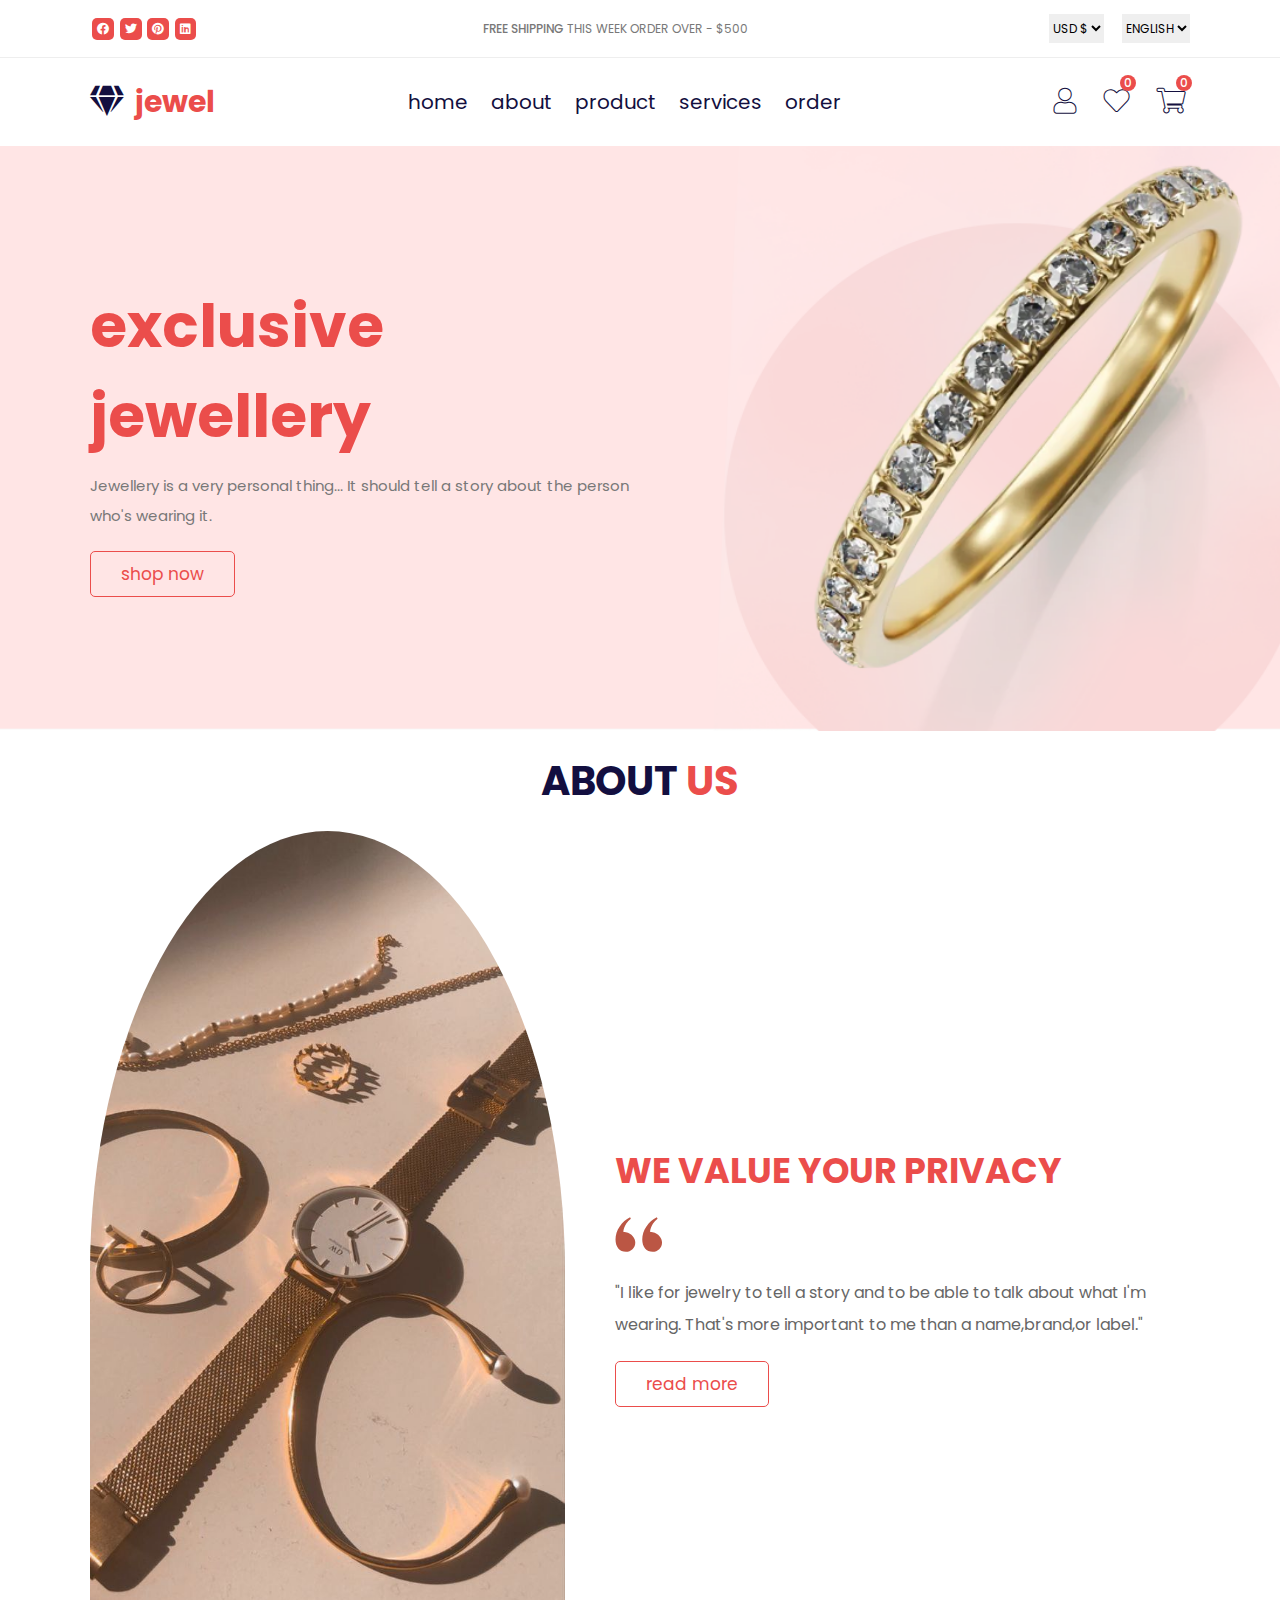
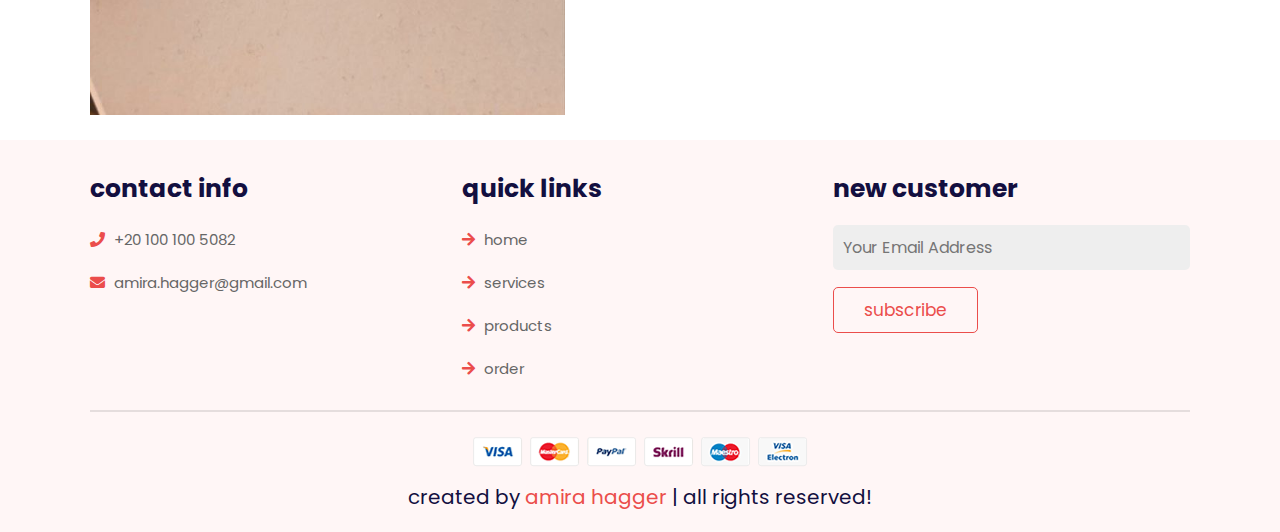
<file: index.html>
<!DOCTYPE html>
<html lang="en">
<head>
    <meta charset="UTF-8">
    <meta name="viewport" content="width=device-width, initial-scale=1.0">
    <title>Amira Jewellery Website</title>
    <!-- font awesome cdn link  -->
    <link rel="stylesheet" href="https://cdnjs.cloudflare.com/ajax/libs/font-awesome/5.15.4/css/all.min.css">
    <!-- custom css link -->
    <link rel="stylesheet" href="style.css">
</head>
<body>

    <!-- modal -->

    <div class="modal" id="modal">

        <div class="container">
            <span class="close" onclick="closeModal()">&times;</span>
            <div class="image">
                <img src="images/img17.jpg" alt="">
            </div>
            <div class="content">
                <h2>subscribe new customer</h2>
                <p>stay updated with the latest trends and exclusive offers on our exquisite jewellery collection</p>
                <form action="">
                    <input type="email" placeholder="Your Email Address" required>
                    <button type="submit" class="btn">Subscribe</button>
                </form>
            </div>
        </div>

    </div>

    <!-- end -->
    
    <!-- header section starts -->

    <header>

        <div class="header-top">

            <div class="social">
                <a href="#" class="fab fa-facebook"></a>
                <a href="#" class="fab fa-twitter"></a>
                <a href="#" class="fab fa-pinterest"></a>
                <a href="#" class="fab fa-linkedin"></a>
            </div>

            <div class="alert">
                <p>
                    <b>free shipping</b> this week order over - $500
                </p>
            </div>

            <div class="actions">

                <select name="currency">
                    <option value="usd">USD &dollar;</option>
                    <option value="usd">EGP &pound;</option>
                </select>

                <select name="language">
                    <option value="en-US">English</option>
                    <option value="Arabic">Arabic</option>
                </select>

            </div>

        </div>

        <div class="header-main">

            <div id="menu" class="fas fa-bars"></div>

            <a href="#" class="logo"> <i class="fas fa-gem"></i> jewel</a>

            <nav class="navbar">
                <a href="#home">home</a>
                <a href="#about">about</a>
                <a href="product.html">product</a>
                <a href="services.html">services</a>
                <a href="order.html">order</a>
            </nav>

            <div class="icons">
                <button class="action-btn">
                    <a href="#" class="fas fa-user"></a>
                </button>
                <button class="action-btn">
                    <a href="#" class="fas fa-heart"></a>
                    <span class="count">0</span>
                </button>
                <button class="action-btn">
                    <a href="#" class="fas fa-shopping-cart"></a>
                    <span class="count">0</span>
                </button>
            </div>

        </div>

    </header>

    <!-- header section ends -->

    <!-- home section starts -->

    <section class="home" id="home">

        <div class="content">
            <h3>exclusive jewellery</h3>
            <p>Jewellery is a very personal thing...
                It should tell a story about the person who's wearing it.</p>
            <a href="#" class="btn"> shop now</a>    
        </div>

    </section>

    <!-- home section ends -->

    <!-- about section starts -->

    <section class="about" id="about">

        <h1 class="heading">about <span> us</span></h1>

        <div class="row">

            <div class="image">
                <img src="images/img1.jpg" alt="">
            </div>

            <div class="content">
                <h3>We value your privacy</h3>
                <img src="images/quote.svg" alt="" class="quote">
                <p>"I like for jewelry to tell a story and to be able to talk about
                    what I'm wearing. That's more important to me than a name,brand,or label." 
                </p>
                <a href="#" class="btn"> read more</a>    
            </div>

        </div>

    </section>

    <!-- about section ends -->

    <!-- footer section starts -->

    <section class="footer">

        <div class="box-container">

            <div class="box">
                <h3>contact info</h3>
                <a href="#"><i class="fas fa-phone"></i> +20 100 100 5082</a>
                <a href="#"><i class="fas fa-envelope"></i> amira.hagger@gmail.com</a>
            </div>

            <div class="box">
                <h3>quick links</h3>
                <a href="#"><i class="fas fa-arrow-right"></i> home</a>
                <a href="services.html"><i class="fas fa-arrow-right"></i> services</a>
                <a href="product.html"><i class="fas fa-arrow-right"></i> products</a>
                <a href="order.html"><i class="fas fa-arrow-right"></i> order</a>
            </div>

            <div class="box">
                <h3>new customer</h3>
                <input type="email" placeholder="Your Email Address" class="email">
                <input type="submit" value="subscribe" class="btn">
            </div>

        </div>

        <div class="credit">
            <img src="images/payment.png" alt="" class="payment-img">
            <p>created by <span>amira hagger</span> | all rights reserved!</p>
        </div>

    </section>

    <!-- footer section ends -->

    <script src="script.js"></script>
</body>
</html>
</file>
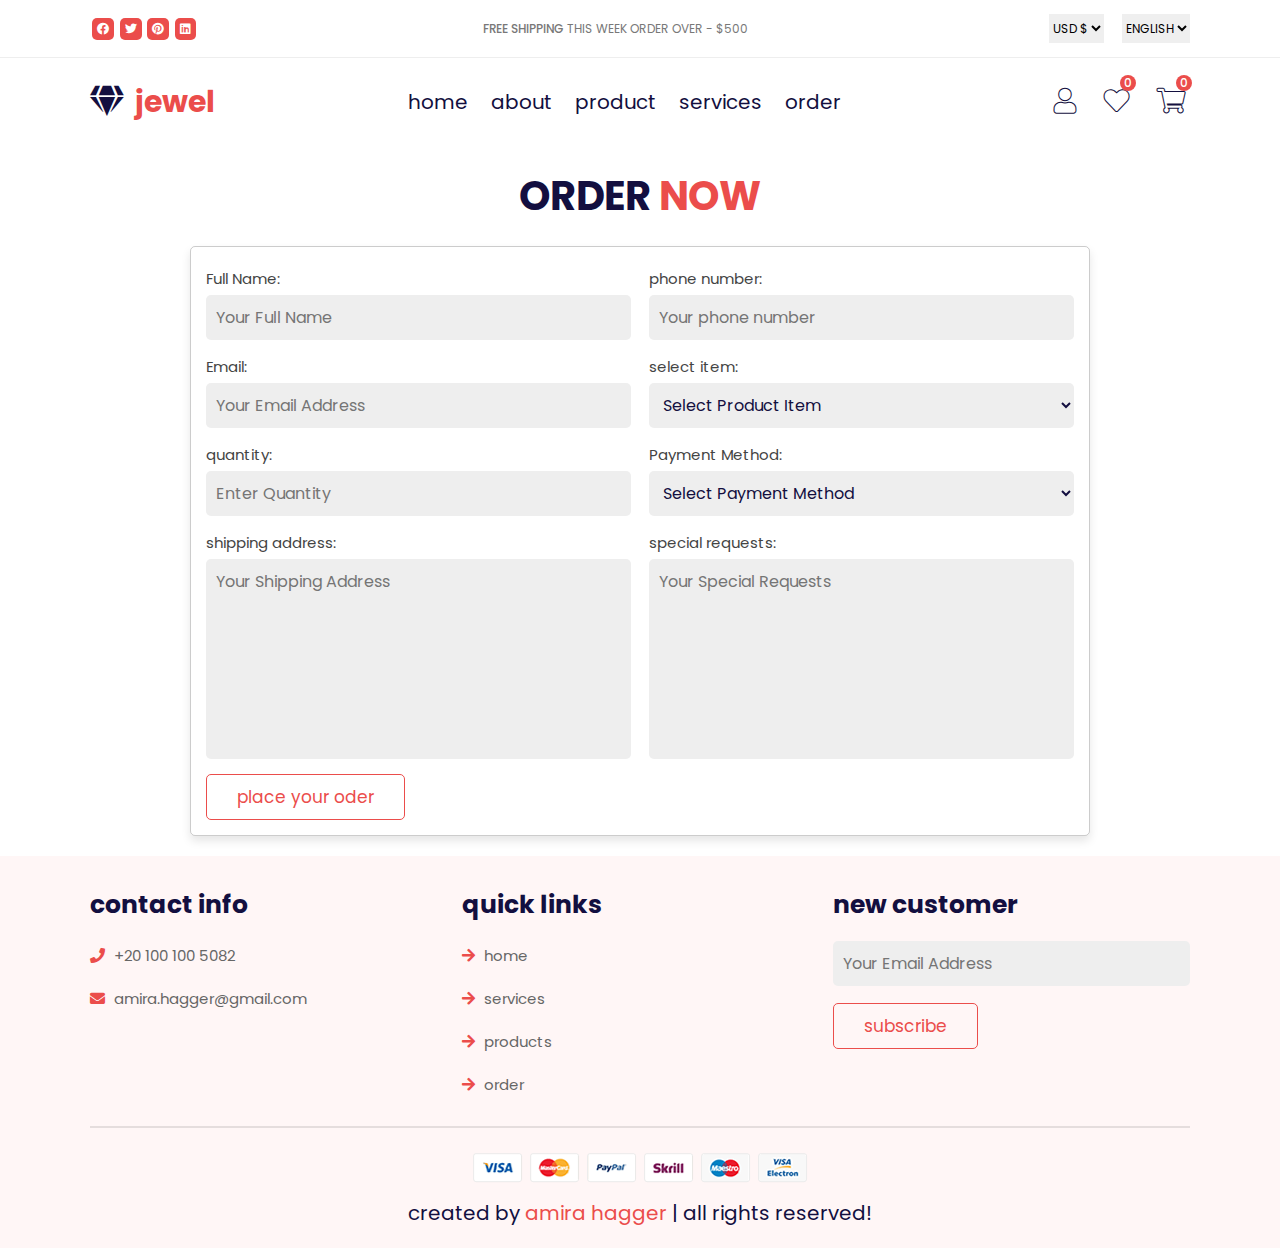
<file: order.html>
<!DOCTYPE html>
<html lang="en">
<head>
    <meta charset="UTF-8">
    <meta name="viewport" content="width=device-width, initial-scale=1.0">
    <title>Amira Jewellery Website</title>
    <!-- font awesome cdn link  -->
    <link rel="stylesheet" href="https://cdnjs.cloudflare.com/ajax/libs/font-awesome/5.15.4/css/all.min.css">
    <!-- custom css link -->
    <link rel="stylesheet" href="style.css">
</head>
<body>

    <!-- header section starts -->

    <header>

        <div class="header-top">

            <div class="social">
                <a href="#" class="fab fa-facebook"></a>
                <a href="#" class="fab fa-twitter"></a>
                <a href="#" class="fab fa-pinterest"></a>
                <a href="#" class="fab fa-linkedin"></a>
            </div>

            <div class="alert">
                <p>
                    <b>free shipping</b> this week order over - $500
                </p>
            </div>

            <div class="actions">

                <select name="currency">
                    <option value="usd">USD &dollar;</option>
                    <option value="usd">EGP &pound;</option>
                </select>

                <select name="language">
                    <option value="en-US">English</option>
                    <option value="Arabic">Arabic</option>
                </select>

            </div>

        </div>

        <div class="header-main">

            <div id="menu" class="fas fa-bars"></div>

            <a href="#" class="logo"> <i class="fas fa-gem"></i> jewel</a>

            <nav class="navbar">
                <a href="index.html">home</a>
                <a href="index.html">about</a>
                <a href="product.html">product</a>
                <a href="services.html">services</a>
                <a href="order.html">order</a>
            </nav>

            <div class="icons">
                <button class="action-btn">
                    <a href="#" class="fas fa-user"></a>
                </button>
                <button class="action-btn">
                    <a href="#" class="fas fa-heart"></a>
                    <span class="count">0</span>
                </button>
                <button class="action-btn">
                    <a href="#" class="fas fa-shopping-cart"></a>
                    <span class="count">0</span>
                </button>
            </div>

        </div>

    </header>

    <!-- header section ends -->

    <!-- order section starts -->

    <section class="order" id="order">

        <h1 class="heading">order <span>now</span></h1>

        <form action="">

            <div class="inputBox">
                <div class="input">
                    <span>Full Name:</span>
                    <input type="text" placeholder="Your Full Name">
                </div>
                <div class="input">
                    <span>phone number:</span>
                    <input type="number" placeholder="Your phone number">
                </div>
            </div>

            <div class="inputBox">
                <div class="input">
                    <span>Email:</span>
                    <input type="email" placeholder="Your Email Address">
                </div>
                <div class="input">
                    <span>select item:</span>
                    <select name="item" id="item">
                        <option value="" disabled selected> Select Product Item</option>
                        <option value="gold-ring">Gold Ring</option>
                        <option value="Ring">Wedding Ring</option>
                        <option value="Necklace">Gold Necklace</option>
                    </select>
                </div>
            </div>

            <div class="inputBox">
                <div class="input">
                    <span>quantity:</span>
                    <input type="number" placeholder="Enter Quantity">
                </div>
                <div class="input">
                    <span>Payment Method:</span>
                    <select name="Payment" id="Payment">
                        <option value="" disabled selected> Select Payment Method</option>
                        <option value="credit-card">credit card</option>
                        <option value="paypal">paypal</option>
                        <option value="bank-transfer">bank transfer</option>
                    </select>
                </div>
            </div>

            <div class="inputBox">
                <div class="input">
                    <span>shipping address:</span>
                    <textarea placeholder="Your Shipping Address" id="" cols="30" rows="10"></textarea>
                </div>
                <div class="input">
                    <span>special requests:</span>
                    <textarea placeholder="Your Special Requests" id="" cols="30" rows="10"></textarea>
                </div>
            </div>

            <input type="submit" value="place your oder" class="btn">

        </form>

    </section>

    <!-- order section ends -->

    <!-- footer section starts -->

    <section class="footer">

        <div class="box-container">

            <div class="box">
                <h3>contact info</h3>
                <a href="#"><i class="fas fa-phone"></i> +20 100 100 5082</a>
                <a href="#"><i class="fas fa-envelope"></i> amira.hagger@gmail.com</a>
            </div>

            <div class="box">
                <h3>quick links</h3>
                <a href="index.html"><i class="fas fa-arrow-right"></i> home</a>
                <a href="services.html"><i class="fas fa-arrow-right"></i> services</a>
                <a href="product.html"><i class="fas fa-arrow-right"></i> products</a>
                <a href="order.html"><i class="fas fa-arrow-right"></i> order</a>
            </div>

            <div class="box">
                <h3>new customer</h3>
                <input type="email" placeholder="Your Email Address" class="email">
                <input type="submit" value="subscribe" class="btn">
            </div>

        </div>

        <div class="credit">
            <img src="images/payment.png" alt="" class="payment-img">
            <p>created by <span>amira hagger</span> | all rights reserved!</p>
        </div>

    </section>

    <!-- footer section ends -->

</body>
</html>
</file>
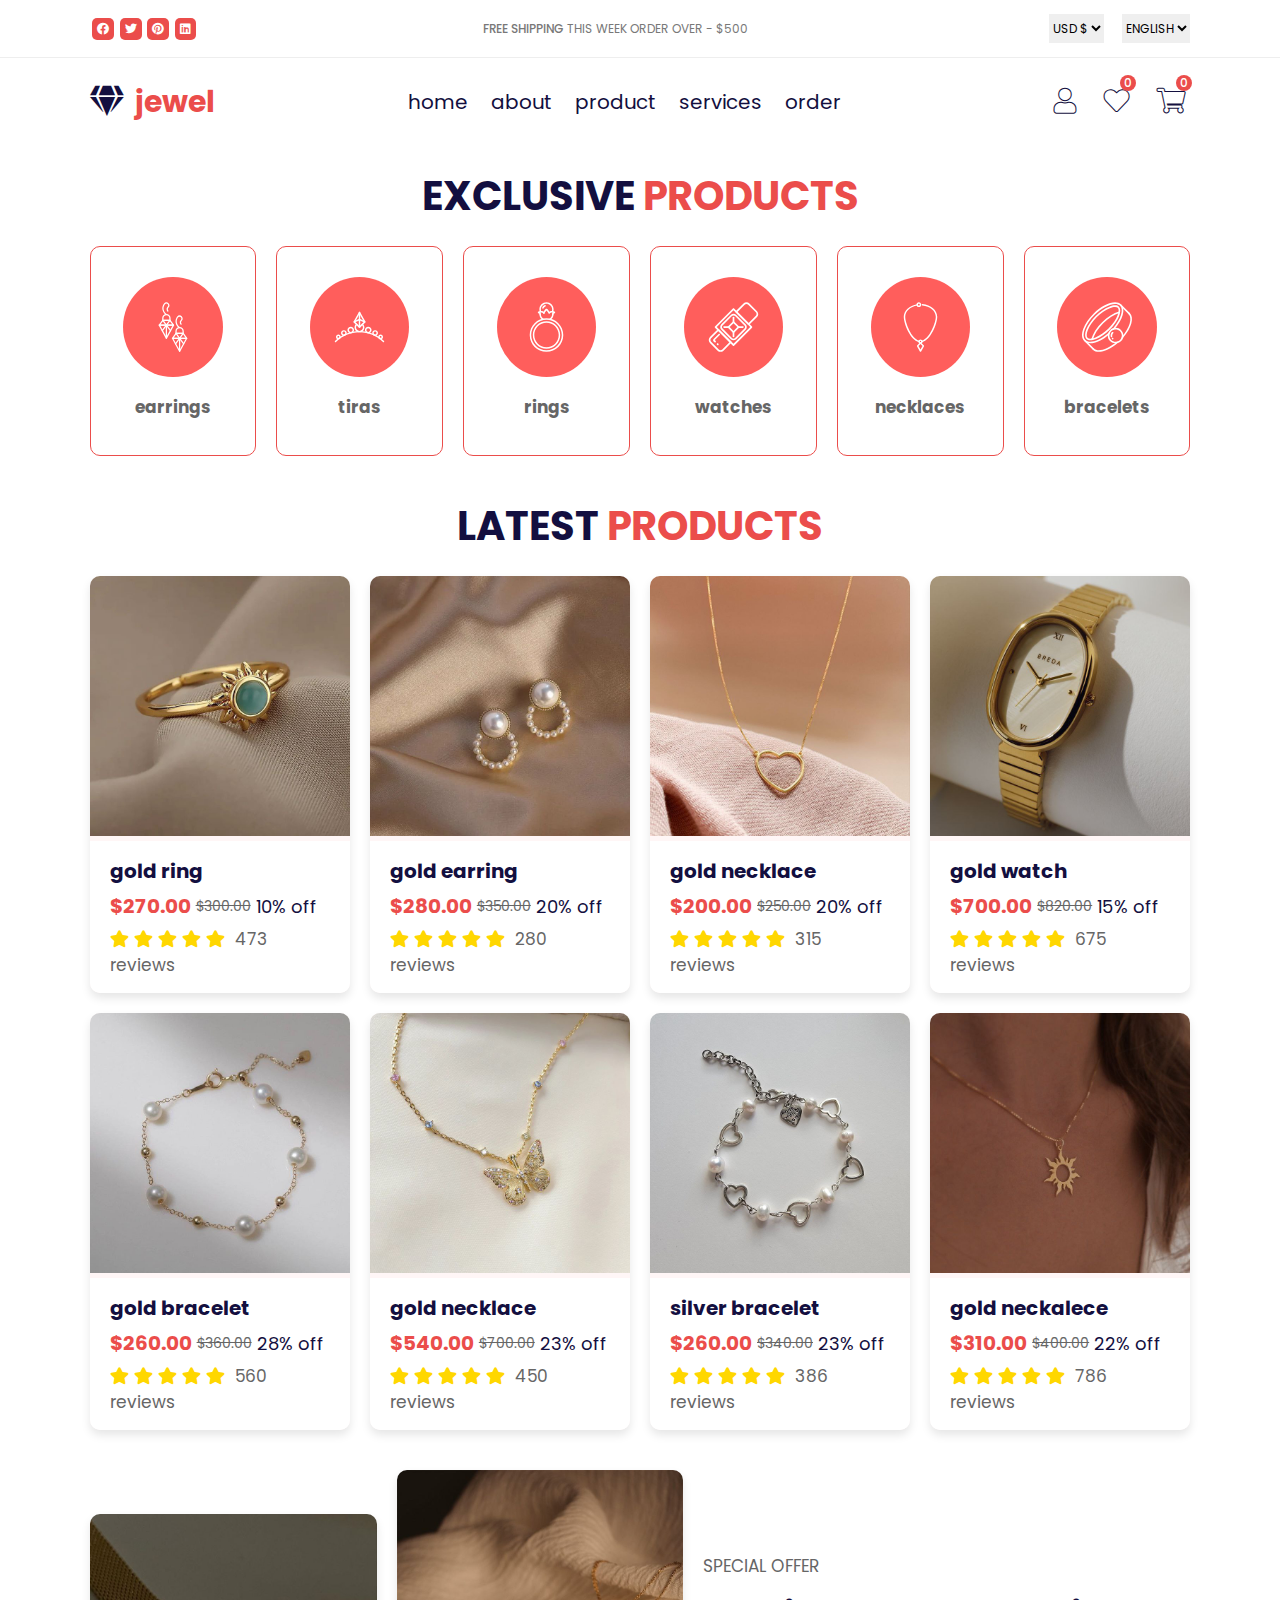
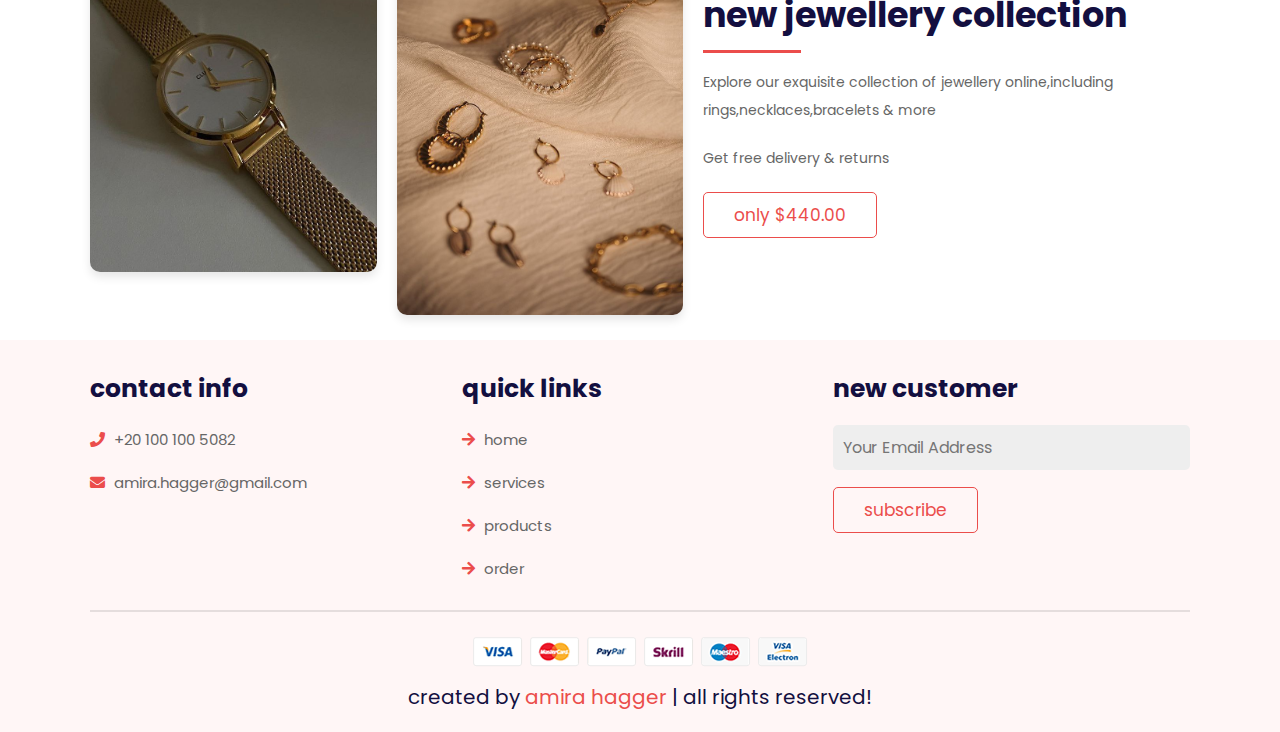
<file: product.html>
<!DOCTYPE html>
<html lang="en">
<head>
    <meta charset="UTF-8">
    <meta name="viewport" content="width=device-width, initial-scale=1.0">
    <title>Amira Jewellery Website</title>
    <!-- font awesome cdn link  -->
    <link rel="stylesheet" href="https://cdnjs.cloudflare.com/ajax/libs/font-awesome/5.15.4/css/all.min.css">
    <!-- custom css link -->
    <link rel="stylesheet" href="style.css">
</head>
<body>
 
    <!-- header section starts -->

    <header>

        <div class="header-top">

            <div class="social">
                <a href="#" class="fab fa-facebook"></a>
                <a href="#" class="fab fa-twitter"></a>
                <a href="#" class="fab fa-pinterest"></a>
                <a href="#" class="fab fa-linkedin"></a>
            </div>

            <div class="alert">
                <p>
                    <b>free shipping</b> this week order over - $500
                </p>
            </div>

            <div class="actions">

                <select name="currency">
                    <option value="usd">USD &dollar;</option>
                    <option value="usd">EGP &pound;</option>
                </select>

                <select name="language">
                    <option value="en-US">English</option>
                    <option value="Arabic">Arabic</option>
                </select>

            </div>

        </div>

        <div class="header-main">

            <div id="menu" class="fas fa-bars"></div>

            <a href="#" class="logo"> <i class="fas fa-gem"></i> jewel</a>

            <nav class="navbar">
                <a href="index.html">home</a>
                <a href="index.html">about</a>
                <a href="product.html">product</a>
                <a href="services.html">services</a>
                <a href="order.html">order</a>
            </nav>

            <div class="icons">
                <button class="action-btn">
                    <a href="#" class="fas fa-user"></a>
                </button>
                <button class="action-btn">
                    <a href="#" class="fas fa-heart"></a>
                    <span class="count">0</span>
                </button>
                <button class="action-btn">
                    <a href="#" class="fas fa-shopping-cart"></a>
                    <span class="count">0</span>
                </button>
            </div>

        </div>

    </header>

    <!-- header section ends -->

    
    <!-- exclusive section starts -->

    <section class="exclusive">

        <h1 class="heading">exclusive <span>products</span></h1>

        <div class="box-container">

            <div class="box">
                <img src="images/exclusive-1.svg" alt="">
                <h3>earrings</h3>
            </div>

            <div class="box">
                <img src="images/exclusive-2.svg" alt="">
                <h3>tiras</h3>
            </div>

            <div class="box">
                <img src="images/exclusive-3.svg" alt="">
                <h3>rings</h3>
            </div>

            <div class="box">
                <img src="images/exclusive-4.svg" alt="">
                <h3>watches</h3>
            </div>

            <div class="box">
                <img src="images/exclusive-5.svg" alt="">
                <h3>necklaces</h3>
            </div>

            <div class="box">
                <img src="images/exclusive-6.svg" alt="">
                <h3>bracelets</h3>
            </div>

        </div>

    </section>

    <!-- exclusive section ends -->

<!-- product section starts -->

<section class="products" id="products">

    <h1 class="heading">latest <span> products</span></h1>

    <div class="box-container">

        <div class="box">
            <div class="image">
                <img src="images/img2.jpg" alt="">
                <div class="icons">
                    <a href="#" class="fas fa-shopping-bag"></a>
                    <a href="#" class="fas fa-heart"></a>
                    <a href="#" class="fas fa-eye"></a>
                </div>
            </div>
            <div class="content">
                <h3>gold ring</h3>
                <div class="price">
                    <div class="amount">$270.00</div>
                    <div class="cut">$300.00</div>
                    <div class="offer">10% off</div>
                </div>
                <div class="stars">
                    <i class="fas fa-star"></i>
                    <i class="fas fa-star"></i>
                    <i class="fas fa-star"></i>
                    <i class="fas fa-star"></i>
                    <i class="fas fa-star"></i>
                    <span>473 reviews</span>
                </div>
            </div>
        </div>

        <div class="box">
            <div class="image">
                <img src="images/img11.jpg" alt="">
                <div class="icons">
                    <a href="#" class="fas fa-shopping-bag"></a>
                    <a href="#" class="fas fa-heart"></a>
                    <a href="#" class="fas fa-eye"></a>
                </div>
            </div>
            <div class="content">
                <h3>gold earring</h3>
                <div class="price">
                    <div class="amount">$280.00</div>
                    <div class="cut">$350.00</div>
                    <div class="offer">20% off</div>
                </div>
                <div class="stars">
                    <i class="fas fa-star"></i>
                    <i class="fas fa-star"></i>
                    <i class="fas fa-star"></i>
                    <i class="fas fa-star"></i>
                    <i class="fas fa-star"></i>
                    <span>280 reviews</span>
                </div>
            </div>
        </div>

        <div class="box">
            <div class="image">
                <img src="images/img13.jpg" alt="">
                <div class="icons">
                    <a href="#" class="fas fa-shopping-bag"></a>
                    <a href="#" class="fas fa-heart"></a>
                    <a href="#" class="fas fa-eye"></a>
                </div>
            </div>
            <div class="content">
                <h3>gold necklace</h3>
                <div class="price">
                    <div class="amount">$200.00</div>
                    <div class="cut">$250.00</div>
                    <div class="offer">20% off</div>
                </div>
                <div class="stars">
                    <i class="fas fa-star"></i>
                    <i class="fas fa-star"></i>
                    <i class="fas fa-star"></i>
                    <i class="fas fa-star"></i>
                    <i class="fas fa-star"></i>
                    <span>315 reviews</span>
                </div>
            </div>
        </div>

        <div class="box">
            <div class="image">
                <img src="images/img3.jpg" alt="">
                <div class="icons">
                    <a href="#" class="fas fa-shopping-bag"></a>
                    <a href="#" class="fas fa-heart"></a>
                    <a href="#" class="fas fa-eye"></a>
                </div>
            </div>
            <div class="content">
                <h3>gold watch</h3>
                <div class="price">
                    <div class="amount">$700.00</div>
                    <div class="cut">$820.00</div>
                    <div class="offer">15% off</div>
                </div>
                <div class="stars">
                    <i class="fas fa-star"></i>
                    <i class="fas fa-star"></i>
                    <i class="fas fa-star"></i>
                    <i class="fas fa-star"></i>
                    <i class="fas fa-star"></i>
                    <span>675 reviews</span>
                </div>
            </div>
        </div>

        <div class="box">
            <div class="image">
                <img src="images/img8.jpg" alt="">
                <div class="icons">
                    <a href="#" class="fas fa-shopping-bag"></a>
                    <a href="#" class="fas fa-heart"></a>
                    <a href="#" class="fas fa-eye"></a>
                </div>
            </div>
            <div class="content">
                <h3>gold bracelet</h3>
                <div class="price">
                    <div class="amount">$260.00</div>
                    <div class="cut">$360.00</div>
                    <div class="offer">28% off</div>
                </div>
                <div class="stars">
                    <i class="fas fa-star"></i>
                    <i class="fas fa-star"></i>
                    <i class="fas fa-star"></i>
                    <i class="fas fa-star"></i>
                    <i class="fas fa-star"></i>
                    <span>560 reviews</span>
                </div>
            </div>
        </div>

        <div class="box">
            <div class="image">
                <img src="images/img6.jpg" alt="">
                <div class="icons">
                    <a href="#" class="fas fa-shopping-bag"></a>
                    <a href="#" class="fas fa-heart"></a>
                    <a href="#" class="fas fa-eye"></a>
                </div>
            </div>
            <div class="content">
                <h3>gold necklace</h3>
                <div class="price">
                    <div class="amount">$540.00</div>
                    <div class="cut">$700.00</div>
                    <div class="offer">23% off</div>
                </div>
                <div class="stars">
                    <i class="fas fa-star"></i>
                    <i class="fas fa-star"></i>
                    <i class="fas fa-star"></i>
                    <i class="fas fa-star"></i>
                    <i class="fas fa-star"></i>
                    <span>450 reviews</span>
                </div>
            </div>
        </div>

        <div class="box">
            <div class="image">
                <img src="images/img7.jpg" alt="">
                <div class="icons">
                    <a href="#" class="fas fa-shopping-bag"></a>
                    <a href="#" class="fas fa-heart"></a>
                    <a href="#" class="fas fa-eye"></a>
                </div>
            </div>
            <div class="content">
                <h3>silver bracelet</h3>
                <div class="price">
                    <div class="amount">$260.00</div>
                    <div class="cut">$340.00</div>
                    <div class="offer">23% off</div>
                </div>
                <div class="stars">
                    <i class="fas fa-star"></i>
                    <i class="fas fa-star"></i>
                    <i class="fas fa-star"></i>
                    <i class="fas fa-star"></i>
                    <i class="fas fa-star"></i>
                    <span>386 reviews</span>
                </div>
            </div>
        </div>

        <div class="box">
            <div class="image">
                <img src="images/img5.jpg" alt="">
                <div class="icons">
                    <a href="#" class="fas fa-shopping-bag"></a>
                    <a href="#" class="fas fa-heart"></a>
                    <a href="#" class="fas fa-eye"></a>
                </div>
            </div>
            <div class="content">
                <h3>gold neckalece</h3>
                <div class="price">
                    <div class="amount">$310.00</div>
                    <div class="cut">$400.00</div>
                    <div class="offer">22% off</div>
                </div>
                <div class="stars">
                    <i class="fas fa-star"></i>
                    <i class="fas fa-star"></i>
                    <i class="fas fa-star"></i>
                    <i class="fas fa-star"></i>
                    <i class="fas fa-star"></i>
                    <span>786 reviews</span>
                </div>
            </div>
        </div>

    </div>

</section>

<!-- product section ends -->
<section class="offer">

    <div class="row">

        <div class="image">
            <img src="images/img4.jpg" alt="" height="358">
        </div>

        <div class="image">
            <img src="images/img15.jpg" alt="" height="445">
        </div>

        <div class="content">
            <span>special offer</span>
            <h3>new jewellery collection</h3>
            <div class="divider"></div>
            <p>Explore our exquisite collection of jewellery online,including rings,necklaces,bracelets & more</p>
            <p>Get free delivery & returns</p>
            <a href="#" class="btn"> only $440.00</a>
        </div>

    </div>

</section>

<!-- offer section ends -->
  <!-- footer section starts -->

  <section class="footer">

    <div class="box-container">

        <div class="box">
            <h3>contact info</h3>
            <a href="#"><i class="fas fa-phone"></i> +20 100 100 5082</a>
            <a href="#"><i class="fas fa-envelope"></i> amira.hagger@gmail.com</a>
        </div>

        <div class="box">
            <h3>quick links</h3>
            <a href="index.html"><i class="fas fa-arrow-right"></i> home</a>
            <a href="services.html"><i class="fas fa-arrow-right"></i> services</a>
            <a href="product.html"><i class="fas fa-arrow-right"></i> products</a>
            <a href="order.html"><i class="fas fa-arrow-right"></i> order</a>
        </div>

        <div class="box">
            <h3>new customer</h3>
            <input type="email" placeholder="Your Email Address" class="email">
            <input type="submit" value="subscribe" class="btn">
        </div>

    </div>

    <div class="credit">
        <img src="images/payment.png" alt="" class="payment-img">
        <p>created by <span>amira hagger</span> | all rights reserved!</p>
    </div>

</section>

<!-- footer section ends -->

</body>
</html>
</file>
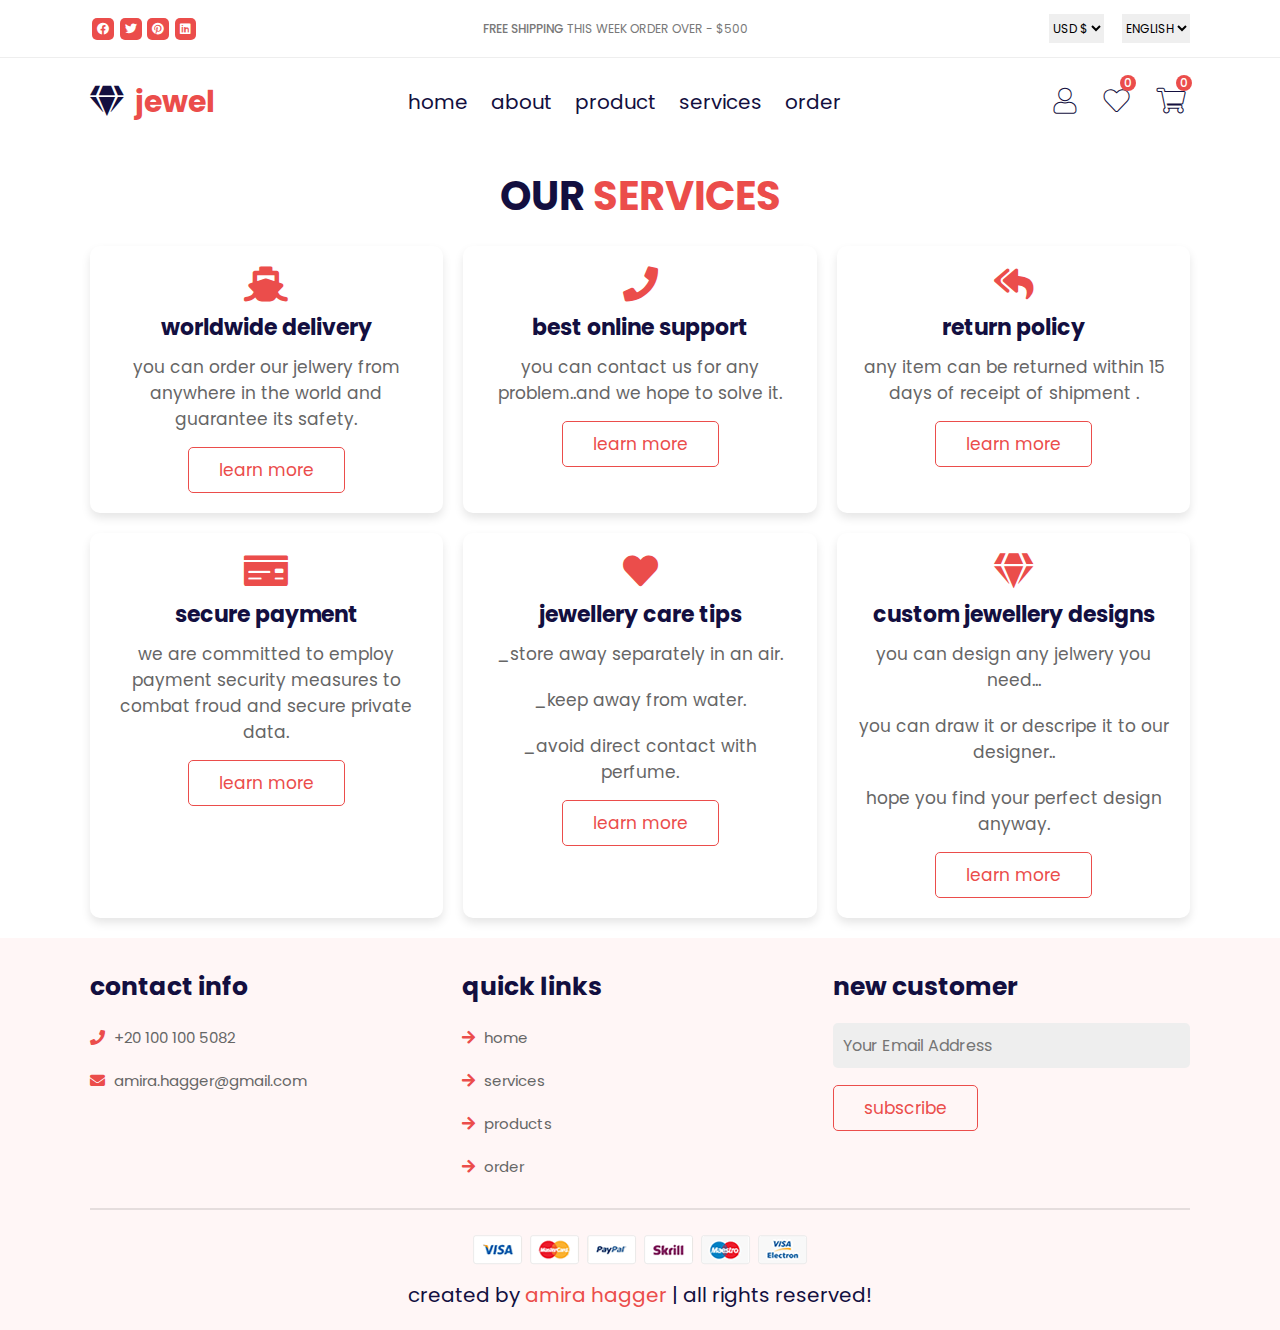
<file: services.html>
<!DOCTYPE html>
<html lang="en">
<head>   
    <meta charset="UTF-8">
    <meta name="viewport" content="width=device-width, initial-scale=1.0">
    <title>Amira Jewellery Website</title>
    <!-- font awesome cdn link  -->
    <link rel="stylesheet" href="https://cdnjs.cloudflare.com/ajax/libs/font-awesome/5.15.4/css/all.min.css">
    <!-- custom css link -->
    <link rel="stylesheet" href="style.css">
</head>
<body>  
         <!-- header section starts -->

    <header>

        <div class="header-top">

            <div class="social">
                <a href="#" class="fab fa-facebook"></a>
                <a href="#" class="fab fa-twitter"></a>
                <a href="#" class="fab fa-pinterest"></a>
                <a href="#" class="fab fa-linkedin"></a>
            </div>

            <div class="alert">
                <p>
                    <b>free shipping</b> this week order over - $500
                </p>
            </div>

            <div class="actions">

                <select name="currency">
                    <option value="usd">USD &dollar;</option>
                    <option value="usd">EGP &pound;</option>
                </select>

                <select name="language">
                    <option value="en-US">English</option>
                    <option value="Arabic">Arabic</option>
                </select>

            </div>

        </div>

    <div class="header-main">

        <div id="menu" class="fas fa-bars"></div>

        <a href="#" class="logo"> <i class="fas fa-gem"></i> jewel</a>

        <nav class="navbar">
            <a href="index.html">home</a>
            <a href="index.html">about</a>
            <a href="product.html">product</a>
            <a href="services.html">services</a>
            <a href="order.html">order</a>
        </nav>

        <div class="icons">
            <button class="action-btn">
                <a href="#" class="fas fa-user"></a>
            </button>
            <button class="action-btn">
                <a href="#" class="fas fa-heart"></a>
                <span class="count">0</span>
            </button>
            <button class="action-btn">
                <a href="#" class="fas fa-shopping-cart"></a>
                <span class="count">0</span>
            </button>
        </div>

    </div>

</header>

<!-- header section ends -->  

<!-- services section starts -->

<section class="services" id="services">

    <h1 class="heading">our <span>services</span></h1>

    <div class="box-container">

        <div class="box">
            <i class="fas fa-ship"></i>
            <h3>worldwide delivery</h3>
            <p>you can order our jelwery from anywhere in the world and guarantee its safety.</p>
            <a href="#" class="btn"> learn more</a>
        </div>

        <div class="box">
            <i class="fas fa-phone"></i>
            <h3>best online support</h3>
            <p>you can contact us for any problem..and we hope to solve it.</p>
            <a href="#" class="btn"> learn more</a>
        </div>

        <div class="box">
            <i class="fas fa-reply-all"></i>
            <h3>return policy</h3>
            <p>any item can be returned within 15 days of receipt of shipment .</p>
            <a href="#" class="btn"> learn more</a>
        </div>

        <div class="box">
            <i class="fas fa-money-check"></i>
            <h3>secure payment</h3>
            <p>we are committed to employ payment security measures to combat froud and secure private data.</p>
            <a href="#" class="btn"> learn more</a>
        </div>

        <div class="box">
            <i class="fas fa-heart"></i>
            <h3>jewellery care tips</h3>
            <p>_store away separately in an air.</p>
            <p> _keep away from water.</p>
            <p> _avoid direct contact with perfume. </p>
            <a href="#" class="btn"> learn more</a>
        </div>

        <div class="box">
            <i class="fas fa-gem"></i>
            <h3>custom jewellery designs</h3>
            <p>you can design any jelwery you need...</p>
            <p> you can draw it or descripe it to our designer..</p>
            <p> hope you find your perfect design anyway. </p>
            <a href="#" class="btn"> learn more</a>
        </div>

    </div>

</section>

<!-- services section ends -->
  <!-- footer section starts -->

  <section class="footer">

    <div class="box-container">

        <div class="box">
            <h3>contact info</h3>
            <a href="#"><i class="fas fa-phone"></i> +20 100 100 5082</a>
            <a href="#"><i class="fas fa-envelope"></i> amira.hagger@gmail.com</a>
        </div>

        <div class="box">
            <h3>quick links</h3>
            <a href="index.html"><i class="fas fa-arrow-right"></i> home</a>
            <a href="services.html"><i class="fas fa-arrow-right"></i> services</a>
            <a href="product.html"><i class="fas fa-arrow-right"></i> products</a>
            <a href="order.html"><i class="fas fa-arrow-right"></i> order</a>
        </div>

        <div class="box">
            <h3>new customer</h3>
            <input type="email" placeholder="Your Email Address" class="email">
            <input type="submit" value="subscribe" class="btn">
        </div>

    </div>

    <div class="credit">
        <img src="images/payment.png" alt="" class="payment-img">
        <p>created by <span>amira hagger</span> | all rights reserved!</p>
    </div>

</section>

<!-- footer section ends -->

</body>
</html>
</file>
<file: style.css>
@import url("https://fonts.googleapis.com/css2?family=Poppins:ital,wght@0,100;0,300;0,400;0,500;0,600;1,100;1,300&display=swap");

*{
    font-family: 'Poppins', sans-serif;
    margin: 0; padding: 0;
    box-sizing: border-box;
    outline: none; border: none;
    text-decoration: none;
    transition: .2s linear;
}

html{
    font-size: 62.5%;
    scroll-behavior: smooth;
    scroll-padding-top: 7rem;
    overflow-x: hidden;
}

html::-webkit-scrollbar{
    width: 1rem;
}

html::-webkit-scrollbar-track{
    background: #fff;
}

html::-webkit-scrollbar-thumb{
    background: #eb4d4b;
    border-radius: 5rem;
}

*::selection{
    background: #eb4d4b;
    color: #fff;
}

section{
    padding: 2rem 7%;
}

.heading{
    font-size: 4rem;
    color: #130f40;
    padding-bottom: 2rem;
    text-align: center;
    text-transform: uppercase;
    font-weight: bolder;
}

.heading span{
    text-transform: uppercase;
    color: #eb4d4b;
}

.btn{
    display: inline-block;
    margin-top: 1rem;
    padding: .9rem 3rem;
    border-radius: .5rem;
    color: #eb4d4b;
    border: .1rem solid #eb4d4b;
    background: none;
    font-size: 1.7rem;
    cursor: pointer;
}

.btn:hover{
    color: #fff;
    background: #eb4d4b;
}

/* modal */

@keyframes fadeIn{
    from{
        opacity: 0;
    }
    to{
        opacity: 1;
    }
}

.modal{
    display: none;
    position: fixed;
    top: 0; left: 0;
    width: 100%;
    height: 100%;
    z-index: 1000;
    background: rgba(0, 0, 0, 0.5);
    animation: fadeIn .5s ease;
}

.modal .container{
    position: absolute;
    top: 50%; left: 50%;
    transform: translate(-50%, -50%);
    background: #fff;
    padding: 1.5rem;
    border-radius: 1rem;
    box-shadow: 0 0.5rem 1rem rgba(0, 0, 0, 0.1);
    display: flex;
    align-items: center;
}

.modal .container .image img{
    flex: 1 1 20rem;
    width: 100%;
    border-radius: 1rem;
}

.modal .container .content{
    flex: 1 1 60rem;
    padding: 0 2rem;
}

.modal .container .content h2{
    font-size: 2.4rem;
    color: #130f40;
}

.modal .container .content p{
    font-size: 1.4rem;
    padding: 1rem 0;
    color: #666;
}

.modal .container .content form{
    margin-top: 1rem;
    display: flex;
    flex-direction: column;
}

.modal .container .content form input{
    margin-bottom: 1.5rem;
    padding: 1rem;
    border: .1rem solid #eee;
    border-radius: .5rem;
}

.modal .container .content form .btn{
    width: 50%;
    display: flex;
    justify-content: center;
    margin: auto;
}

.modal .container .close{
    position: absolute;
    top: 1.5rem;
    right: 1.5rem;
    border: .1rem solid #eb4d4b;
    color: #eb4d4b;
    font-size: 1.8rem;
    padding: .1rem .7rem;
    border-radius: .5rem;
    cursor: pointer;
}

.modal .container .close:hover{
    background: #eb4d4b;
    color: #fff;
}


/* end */

/* header */

.header-top{
    display: flex;
    align-items: center;
    justify-content: space-between;
    padding: 1.4rem 7%;
    border-bottom: .1rem solid #eee;
}

.header-top .social a{
    font-size: 1.2rem;
    padding: .5rem;
    margin-left: .25rem;
    background: #eb4d4b;
    border-radius: .5rem;
    color: #fff;
}

.header-top .alert p{
    color: #787878;
    font-size: 1.2rem;
    text-transform: uppercase;
}

.header-top .alert p b{
    font-weight: 500;
    text-transform: uppercase;
}

.header-top .actions select{
    margin-left: 1.5rem;
    padding: .5rem 0;
    font-size: 1.2rem;
    text-transform: uppercase;
    cursor: pointer;
}

.header-main{
    background: #fff;
    display: flex;
    align-items: center;
    justify-content: space-between;
    padding: 2rem 7%;
    position: relative;
}

.header-main.active{
    position: fixed;
    top: 0; right: 0; left: 0;
    z-index: 1000;
    box-shadow: 0 0.5rem 1rem rgba(0, 0, 0, 0.1);
}

.header-main .logo{
    color: #eb4d4b;
    font-size: 3rem;
    font-weight: bolder;
}

.header-main .logo i{
    padding-right: .5rem;
    color: #130f40;
}

.header-main .navbar a{
    font-size: 2rem;
    color: #130f40;
    margin: 0 1rem;
}

.header-main .navbar a:hover{
    color: #eb4d4b;
}

.header-main .icons .action-btn{
    position: relative;
    font-size: 2.5rem;
    margin-left: 1.5rem;
    color: #454545;
    padding: .5rem;
    background: #fff;
}

.header-main .icons .action-btn a{
    color: #fff;
    -webkit-text-stroke: .1rem #130f40;
}

.header-main .icons .action-btn a:hover{
    -webkit-text-stroke: .1rem #eb4d4b;
}

.header-main .icons .count{
    position: absolute;
    top: -.3rem; right: -.2rem;
    background: #eb4d4b;
    color: #fff;
    font-size: 1.2rem;
    line-height: 1;
    font-weight: 500;
    padding: .2rem .4rem;
    border-radius: 50%;
}


#menu{
    font-size: 2.5rem;
    border: .1rem solid #130f40;
    color: #130f40;
    border-radius: .5rem;
    padding: .8rem 1.5rem;
    cursor: pointer;
    display: none;
}

/* end */

/* home */

.home{
    min-height: 65vh;
    display: flex;
    align-items: center;
    background: url(images/home.png) no-repeat;
    background-size: cover !important;
    background-position: center !important;
}

.home .content{
    max-width: 55rem;
}

.home .content h3{
    font-size: 6rem;
    color: #eb4d4b;
}

.home .content p{
    font-size: 1.5rem;
    line-height: 2;
    color: #787878;
    padding: 1rem 0;
}

/* end */

/* about */

.about .row{
    display: flex;
    align-items: center;
    flex-wrap: wrap;
    gap: 5rem;
}

.about .row .image{
    flex: 1 1 40rem;
}

.about .row .image img{
    width: 100%;
    border-radius: 50% 50% 0 0;
}

.about .row .content{
    flex: 1 1 50rem;
}

.about .row .content h3{
    font-size: 3.5rem;
    color: #eb4d4b;
    text-transform: uppercase;
}

.about .row .content .quote{
    margin: 2rem 0;
}

.about .row .content p{
    font-size: 1.6rem;
    color: #666;
    line-height: 2;
    margin-bottom: 1rem;
}

/* end */

/* exclusive */

.exclusive .box-container{
    display: grid;
    grid-template-columns: repeat(auto-fit, minmax(16rem, 1fr));
    gap: 2rem;
}

.exclusive .box-container .box{
    padding: 3rem 2rem;
    text-align: center;
    border-radius: 1rem;
    border: .1rem solid #eb4d4b;
    cursor: pointer;
}

.exclusive .box-container .box:hover{
    background: #eb4d4b;
}

.exclusive .box-container .box img{
    background: #ff5e5c;
    border-radius: 50%;
    height: 10rem;
    margin-bottom: .7rem;
}

.exclusive .box-container .box h3{
    font-size: 1.7rem;
    color: #666;
    padding: .5rem 0;
}

.exclusive .box-container .box:hover h3{
    color: #fff;
}

/* end */

/* product */

.products .box-container{
    display: grid;
    grid-template-columns: repeat(auto-fit, minmax(26rem, 1fr));
    gap: 2rem;
}

.products .box-container .box{
    position: relative;
    background: #fff6f6;
    border-radius: 1rem;
    box-shadow: 0 0.5rem 1rem rgba(0, 0, 0, 0.1);
    overflow: hidden;
}

.products .box-container .box .image img{
    width: 100%;
    height: 100%;
    object-fit: cover;
}

.products .box-container .box:hover .image img{
    transform: scale(1.1);
}

.products .box-container .box .image .icons{
    width: 5rem;
    height: 38rem;
    position: absolute;
    right: -6rem;
    top: 2rem;
    display: flex;
    flex-flow: column;
    gap: .5rem;
}

.products .box-container .box .image .icons a{
    height: 4rem;
    width: 4rem;
    line-height: 4rem;
    font-size: 1.6rem;
    color: #eb4d4b;
    border: .1rem solid #eb4d4b;
    border-radius: 50%;
    text-align: center;
}

.products .box-container .box .image .icons a:hover{
    color: #fff;
    background: #eb4d4b;
}

.products .box-container .box:hover .image .icons{
    right: 0;
}

.products .box-container .box .content{
    padding: 1.5rem 2rem;
    background: #fff;
}

.products .box-container .box .content h3{
    font-size: 2rem;
    color: #130f40;
}

.products .box-container .box .content .price{
    padding: .5rem 0;
    display: flex;
    gap: .5rem;
    align-items: center;
}

.products .box-container .box .content .price .amount{
    font-size: 2rem;
    font-weight: bolder;
    color: #eb4d4b;
}

.products .box-container .box .content .price .cut{
    font-size: 1.4rem;
    text-decoration: line-through;
    color: #666;
}

.products .box-container .box .content .price .offer{
    font-size: 1.8rem;
    color: #130f40;
}

.products .box-container .box .content .stars{
    font-size: 1.7rem;
}

.products .box-container .box .content .stars i{
    color: gold;
}

.products .box-container .box .content .stars span{
    padding-left: .5rem;
    color: #666;
}

/* end */

/* services */

.services .box-container{
    display: flex;
    flex-wrap: wrap;
    gap: 2rem;
}

.services .box-container .box{
    flex: 1 1 30rem;
    border-radius: 1rem;
    box-shadow: 0 0.5rem 1rem rgba(0, 0, 0, 0.1);
    text-align: center;
    padding: 1rem;
}

.services .box-container .box:hover{
    background: #fff6f6;
}

.services .box-container .box i {
    padding: 1rem 0;
    font-size: 3.5rem;
    color: #eb4d4b;
}

.services .box-container .box h3{
    font-size: 2.2rem;
    color: #130f40;
}

.services .box-container .box p{
    font-size: 1.7rem;
    color: #666;
    padding: 1rem;
}

.services .box-container .box .btn{
    margin-bottom: 1rem;
    margin-top: .5rem;
}

/* end */

/* offer */

.offer .row{
    display: flex;
    flex-wrap: wrap;
    align-items: center;
    gap: 2rem;
}

.offer .row .image{
    flex: 1 1 20rem;
}

.offer .row .image img{
    width: 100%;
    border-radius: 1rem;
    box-shadow: 0 0.5rem 1rem rgba(0, 0, 0, 0.1);
}

.offer .row .content{
    flex: 1 1 40rem;
}

.offer .row .content span{
    font-size: 1.7rem;
    text-transform: uppercase;
    color: #666;
}

.offer .row .content h3{
    color: #130f40;
    font-size: 3.5rem;
    line-height: 1.5;
    padding-top: 1rem;
}

.offer .row .content .divider{
    background: #eb4d4b;
    height: .3rem;
    display: inline-block;
    width: 20%;
}

.offer .row .content p{
    font-size: 1.4rem;
    color: #666;
    padding: 1rem 0;
    line-height: 2;
}

/* end */

/* blogs */

.blogs .box-container{
    display: grid;
    grid-template-columns: repeat(auto-fit, minmax(32rem, 1fr));
    gap: 1.5rem;
}

.blogs .box-container .box{
    background: #fff6f6;
    border-radius: 1rem;
    box-shadow: 0 0.5rem 1rem rgba(0, 0, 0, 0.1);
    overflow: hidden;
}

.blogs .box-container .box .image{
    height: 25rem;
    width: 100%;
    overflow: hidden;
}

.blogs .box-container .box .image img{
    height: 100%;
    width: 100%;
    object-fit: cover;
}

.blogs .box-container .box:hover .image img{
    transform: scale(1.1);
}

.blogs .box-container .box .content{
    padding: 2rem;
}

.blogs .box-container .box .content .link{
    font-size: 2rem;
    color: #130f40;
}

.blogs .box-container .box .content .link:hover{
    color: #eb4d4b;
}

.blogs .box-container .box .content p{
    padding: 1rem 0;
    font-size: 1.4rem;
    color: #444;
    line-height: 2;
}

.blogs .box-container .box .content .icon{
    padding-top: 1rem;
    display: flex;
    justify-content: space-between;
    align-items: center;
}

.blogs .box-container .box .content .icon a{
    font-size: 1.4rem;
    color: #444;
}

.blogs .box-container .box .content .icon a:hover{
    color: #eb4d4b;
}

.blogs .box-container .box .content .icon a i{
    padding-right: .5rem;
    color: #eb4d4b;
}

/* end */


/* order */

.order form{
    max-width: 90rem;
    border: .1rem solid rgba(0, 0, 0, 0.2);
    border-radius: .5rem;
    box-shadow: 0 0.5rem 1rem rgba(0, 0, 0, 0.1);
    padding: 1.5rem;
    margin: 0 auto;
}

.order form .inputBox{
    display: flex;
    flex-wrap: wrap;
    justify-content: space-between;
}

.order form .inputBox .input{
    width: 49%;
}

.order form .inputBox .input span{
    display: block;
    padding: .5rem 0;
    font-size: 1.5rem;
    color: #444;
}

.order form .inputBox .input input,
.order form .inputBox .input select,
.order form .inputBox .input textarea{
    background: #eee;
    border-radius: .5rem;
    padding: 1rem;
    font-size: 1.6rem;
    color: #130f40;
    text-transform: none;
    margin-bottom: 1rem;
    width: 100%;
}

.order form .inputBox .input input:focus,
.order form .inputBox .input textarea:focus{
    border: .1rem solid #130f40;
}

.order form .inputBox .input textarea{
    height: 20rem;
    resize: none;
}

.order form .btn{
    margin-top: 0;
}

/* end */

/* footer */

.footer{
    background: #fff6f6;
}

.footer .box-container{
    display: grid;
    grid-template-columns: repeat(auto-fit, minmax(25rem, 1fr));
    gap: 1.5rem;
}

.footer .box-container .box h3{
    font-size: 2.5rem;
    color: #130f40;
    padding: 1rem 0;
}

.footer .box-container .box a{
    display: block;
    font-size: 1.5rem;
    color: #666;
    padding: 1rem 0;
}

.footer .box-container .box a i{
    color: #eb4d4b;
    padding-right: .5rem;
}

.footer .box-container .box .email{
    width: 100%;
    margin: .7rem 0;
    padding: 1rem;
    border-radius: .5rem;
    background: #eee;
    font-size: 1.6rem;
    color: #130f40;
    text-transform: none;
}

.footer .credit{
    text-align: center;
    margin-top: 2rem;
    padding-top: 2.5rem;
    border-top: .2rem solid rgba(0, 0, 0, 0.1);
}

.footer .credit img{
    margin-bottom: 1rem;
}

.footer .credit p{
    font-size: 2rem;
    color: #130f40;
}

.footer .credit p span{
    color: #eb4d4b;
}

/* end */


/* media query */

@media(max-width:991px){
    html{
        font-size: 55%;
    }

    .modal .container{
        width: 75rem;
    }

    .modal .container .image img{
        flex: 1 1 30rem;
    }

    .header-top{
        padding: 1.4rem;
    }

    .header-main{
        padding: 2rem;
    }

}

@media(max-width:768px){

    .modal .container{
        width: 45rem;
    }

    .modal .container .image img{
        display: none;
    }

    .modal .container .content{
        text-align: center;
        margin: 5rem 0;
    }

    .header-top .social{
        display: none;
    }

    #menu{
        display: inline-block;
    }

    .header-main .navbar{
        position: absolute;
        top: 99%; left: 0; right: 0;
        background: #fff;
        box-shadow: 0 0.5rem 1rem rgba(0, 0, 0, 0.1);
        border-top: .1rem solid rgba(0, 0, 0, 0.3);
        clip-path: polygon(0 0, 100% 0, 100% 0, 0 0);
    }

    .header-main .navbar.active{
        clip-path: polygon(0 0, 100% 0, 100% 100%, 0 100%);
    }

    .header-main .navbar a{
        font-size: 2rem;
        display: block;
        margin: 2rem;
    }

    .header-main .logo{
        font-size: 4rem;
    }

}

@media(max-width:450px){
    html{
        font-size: 50%;
    }

    .order form .inputBox .input{
        width: 100%;
    }

}
</file>
